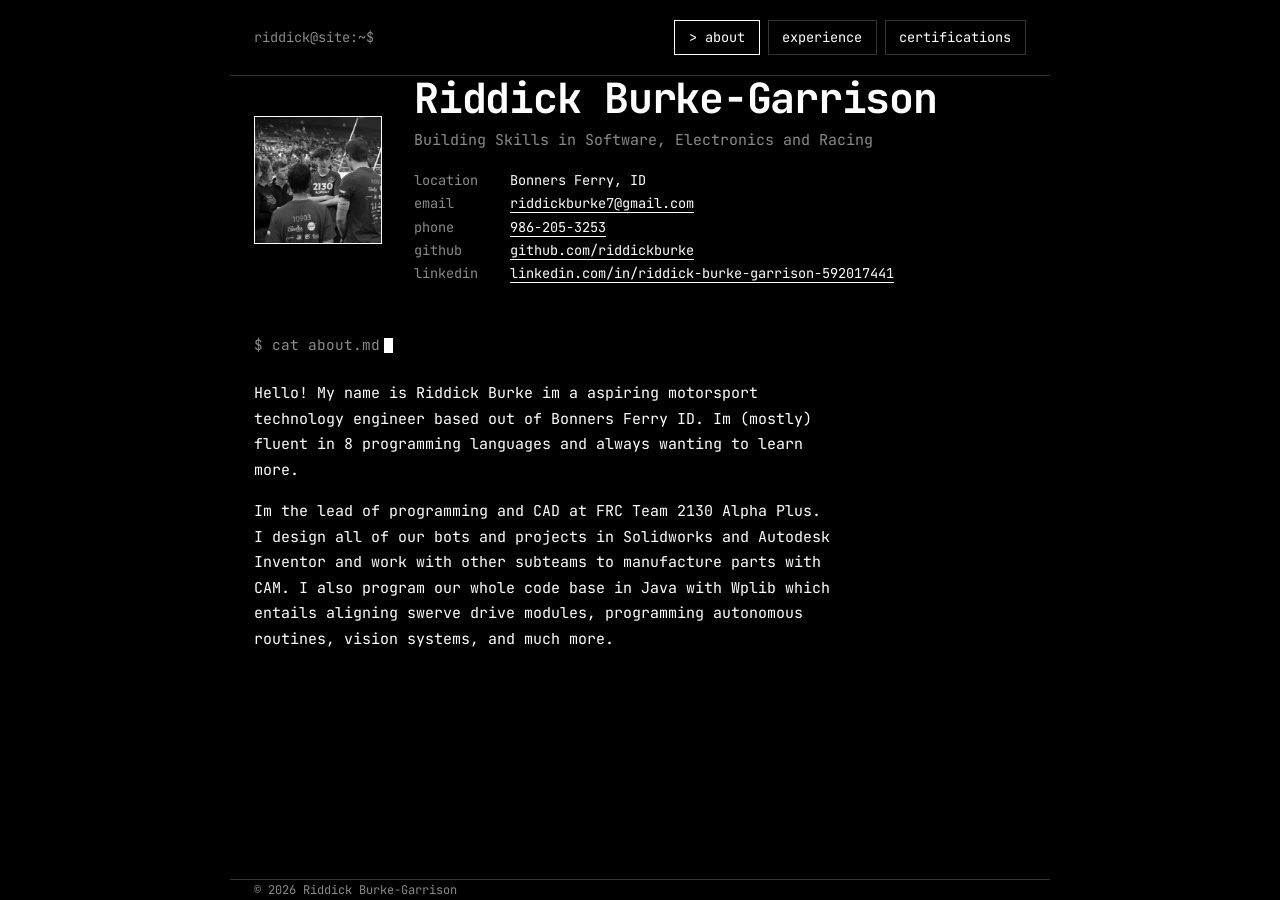
<file: index.html>
<!DOCTYPE html>
<html lang="en">
<head>
<meta charset="UTF-8">
<meta name="viewport" content="width=device-width,initial-scale=1">
<meta name="color-scheme" content="dark">
<title>Riddick Burke-Garrison</title>
<link rel="preconnect" href="https://fonts.googleapis.com">
<link rel="preconnect" href="https://fonts.gstatic.com" crossorigin>
<link href="https://fonts.googleapis.com/css2?family=JetBrains+Mono:wght@400;500;700&display=swap" rel="stylesheet">
<link rel="stylesheet" href="site.css">
</head>
<body data-page="about">
<nav class="wrap" id="nav"></nav>
<main class="wrap" id="view">Loading…</main>
<footer class="wrap" id="foot"></footer>
<script src="site.js"></script>
</body>
</html>
</file>
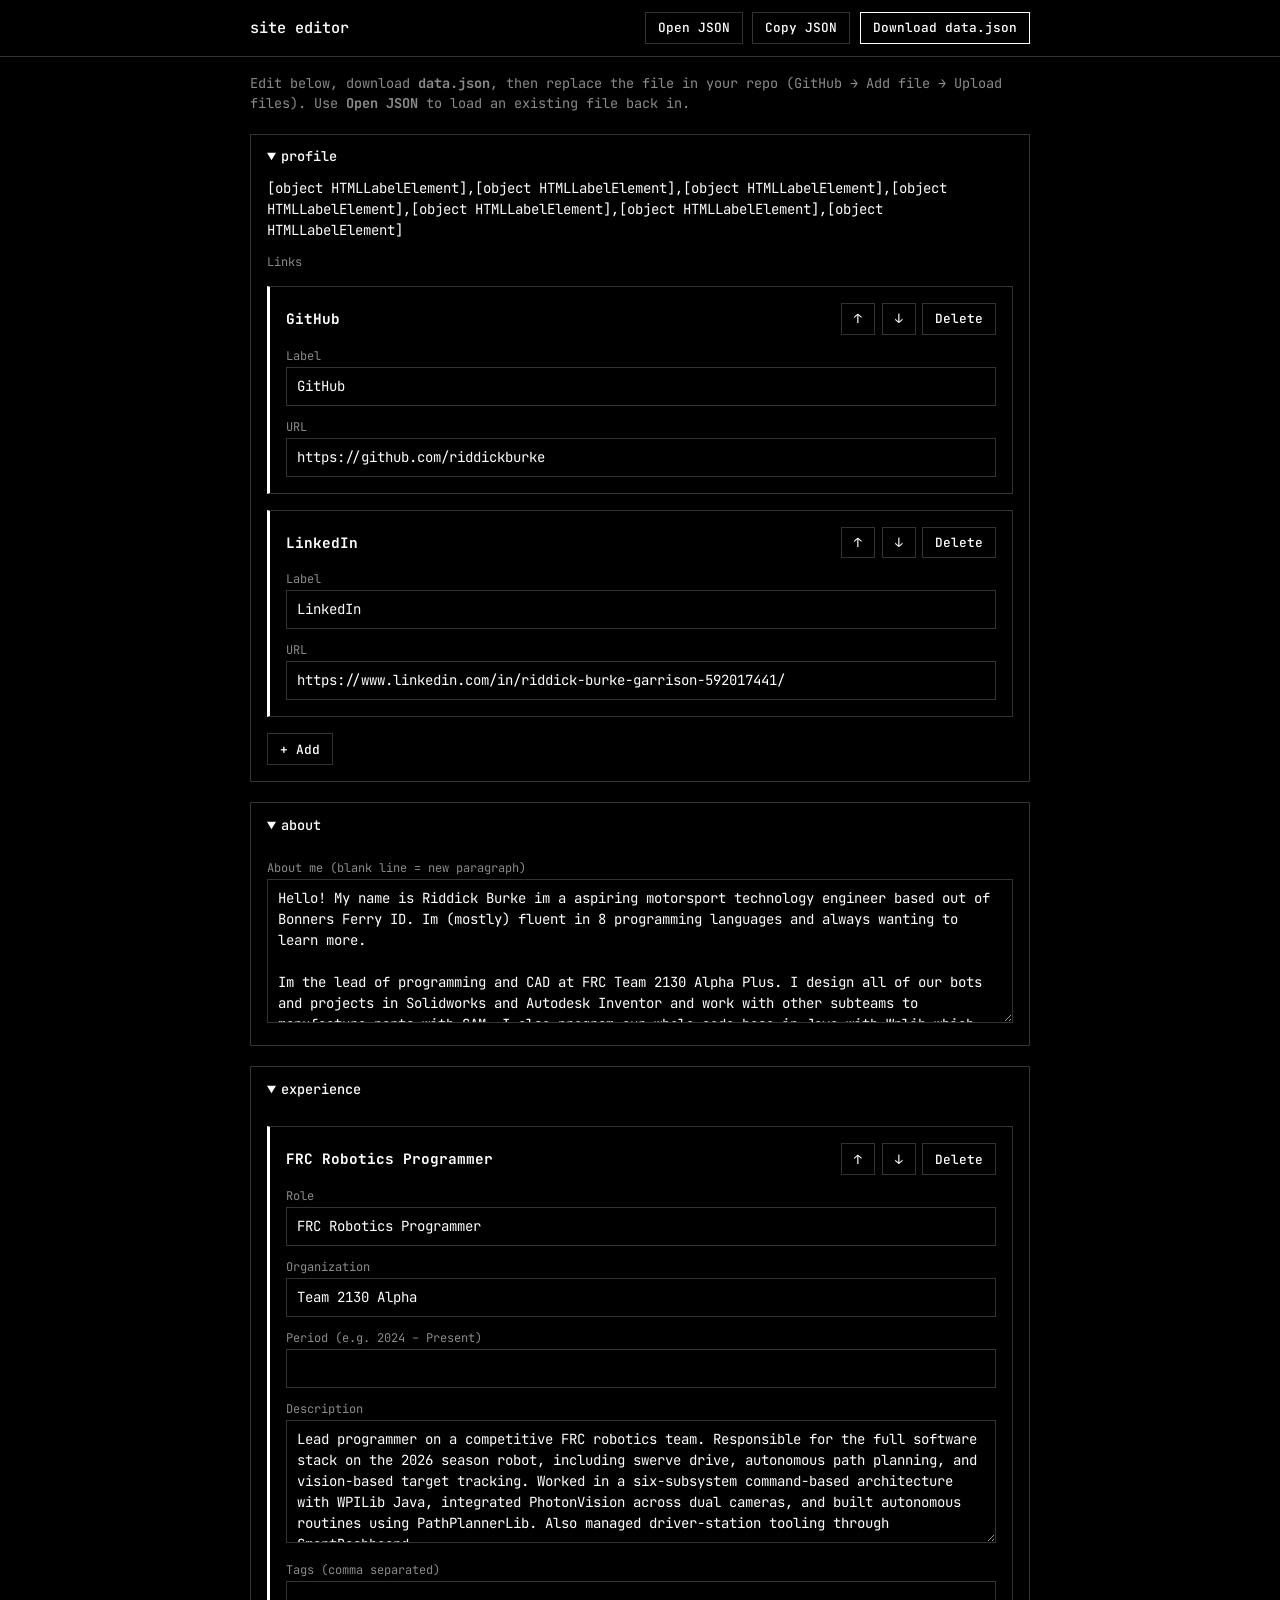
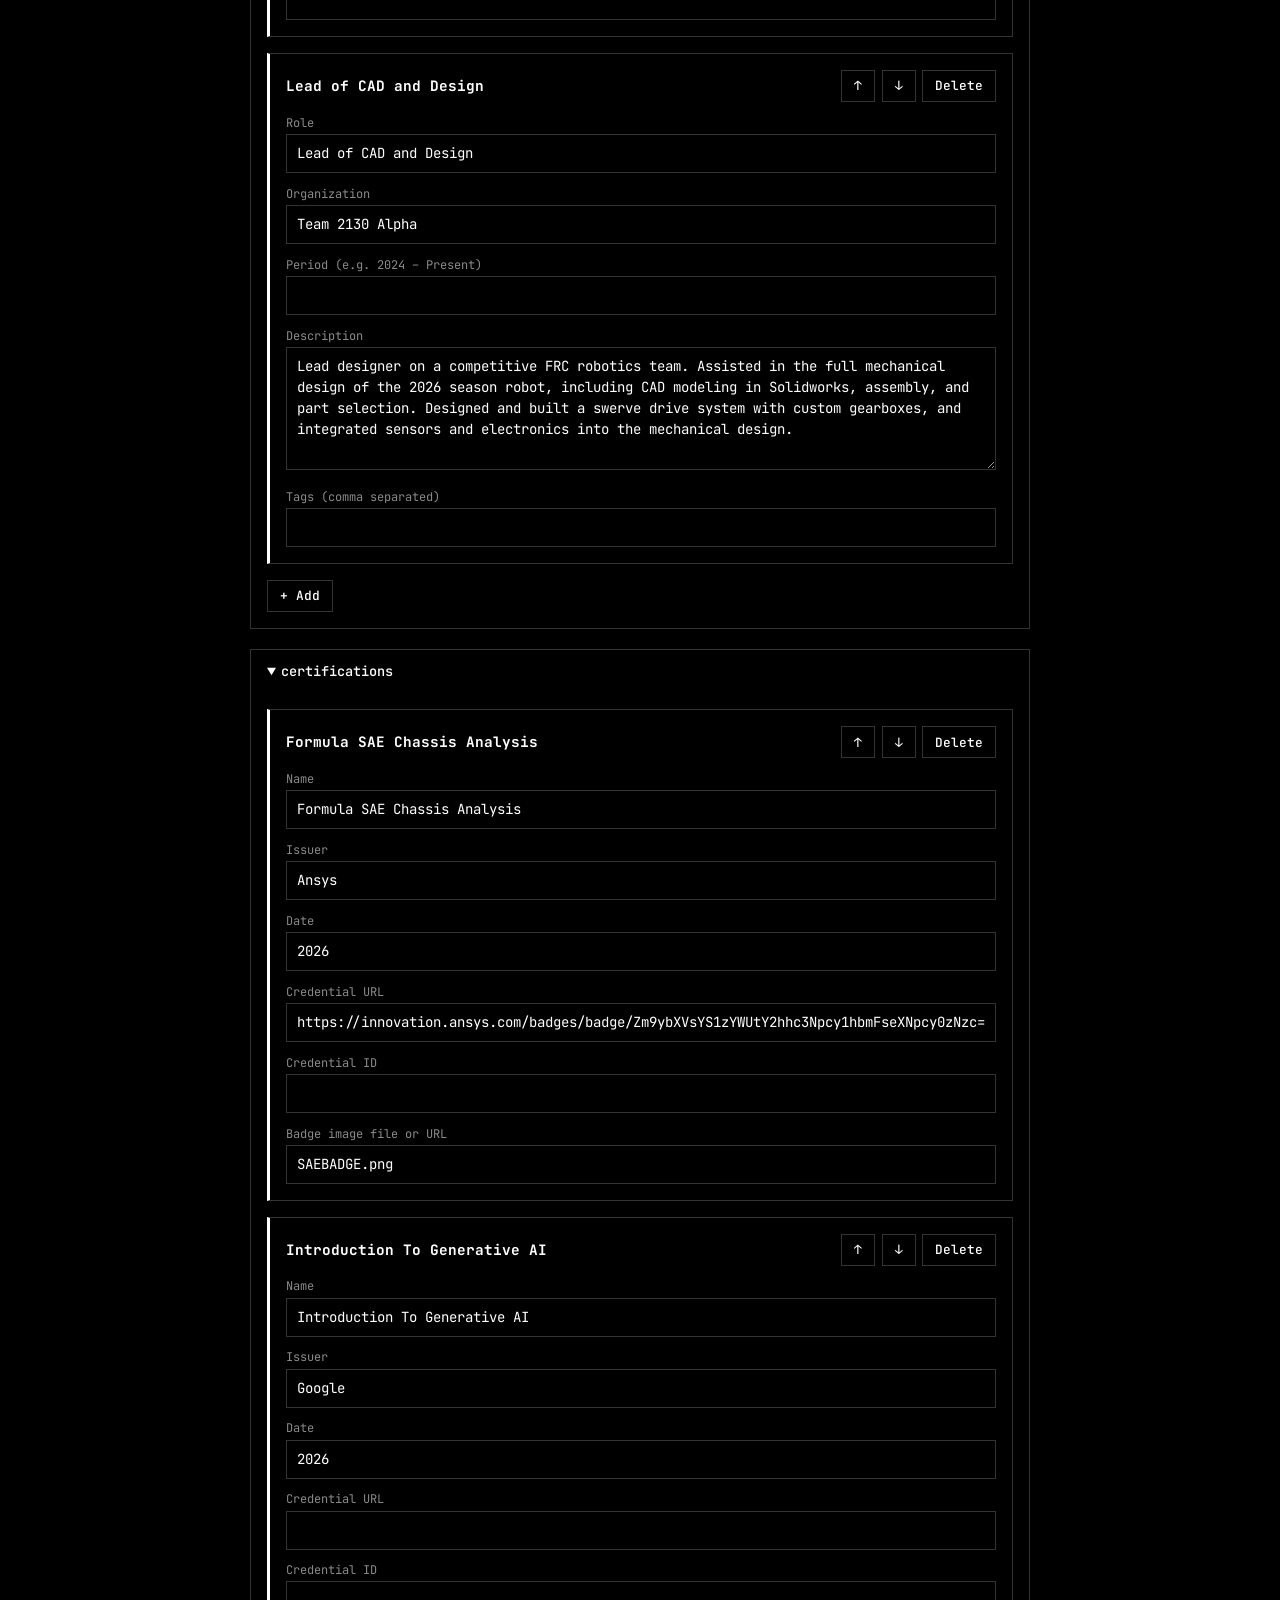
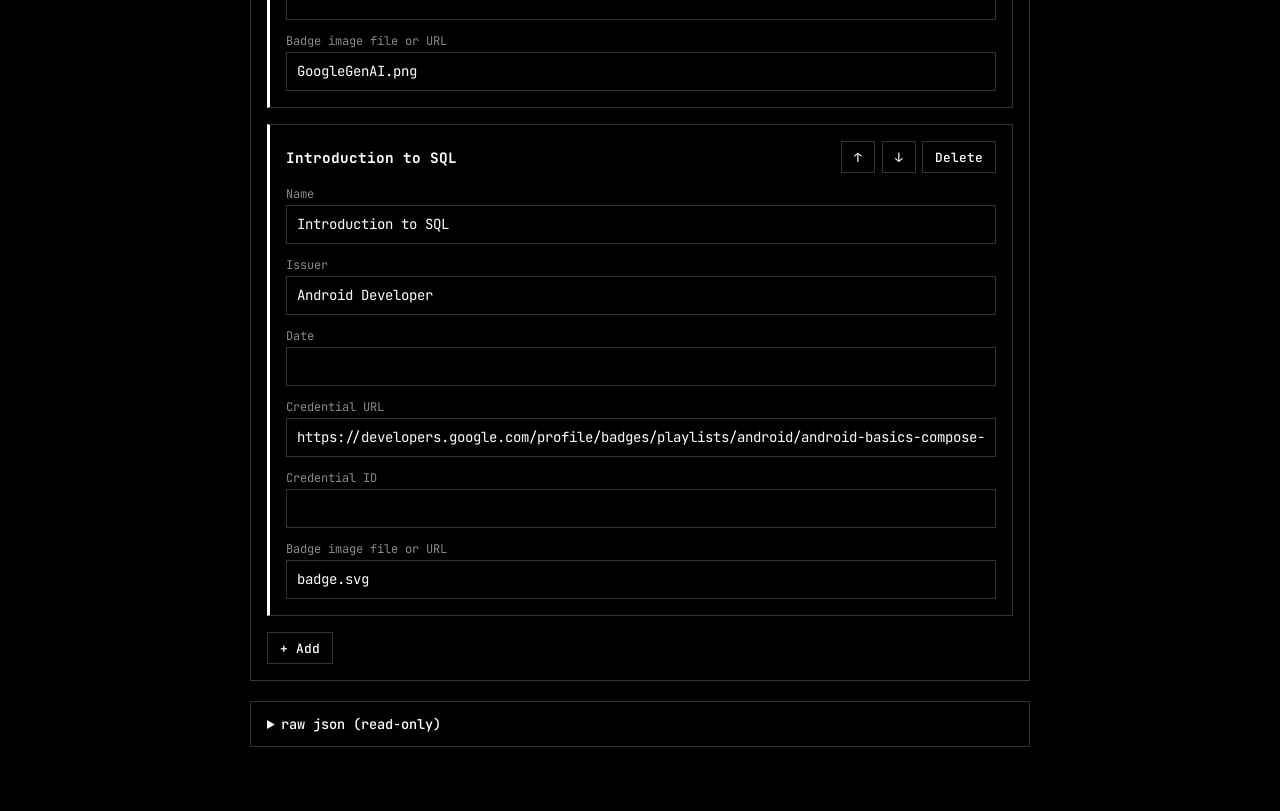
<file: admin.html>
<!DOCTYPE html>
<html lang="en">
<head>
<meta charset="UTF-8">
<meta name="viewport" content="width=device-width,initial-scale=1">
<meta name="color-scheme" content="dark">
<meta name="robots" content="noindex">
<title>Site editor</title>
<link href="https://fonts.googleapis.com/css2?family=JetBrains+Mono:wght@400;500;700&display=swap" rel="stylesheet">
<style>
:root{color-scheme:dark;--bg:#000;--panel:#000;--line:#333;--ink:#fff;--mute:#8a8a8a;--acc:#fff;--bad:#fff;
--mono:"JetBrains Mono","IBM Plex Mono",ui-monospace,"SF Mono",Menlo,Consolas,monospace}
*{box-sizing:border-box;margin:0;padding:0}
body{background:var(--bg);color:var(--ink);font:14px/1.5 var(--mono);}
.wrap{max-width:820px;margin:0 auto;padding:0 1.25rem 4rem}
.top{position:sticky;top:0;z-index:5;background:rgba(0,0,0,.92);backdrop-filter:blur(8px);border-bottom:1px solid var(--line)}
.top .wrap{display:flex;gap:.6rem;align-items:center;flex-wrap:wrap;padding:.75rem 1.25rem}
.top h1{font:500 .95rem var(--mono);color:var(--acc);margin-right:auto}
button,.btn{font:500 .8rem var(--mono);color:var(--ink);background:var(--panel);border:1px solid var(--line);border-radius:0;padding:.4rem .75rem;cursor:pointer}
button:hover,.btn:hover{background:var(--ink);color:var(--bg);border-color:var(--ink)}
.primary{border-color:var(--ink)}

details{margin-top:1.25rem;border:1px solid var(--line);border-radius:0;background:var(--panel)}
summary{padding:.8rem 1rem;font:500 .85rem var(--mono);color:var(--acc);cursor:pointer}
.body{padding:0 1rem 1rem}
label{display:block;margin-top:.8rem}
label span{display:block;font:.75rem var(--mono);color:var(--mute);margin-bottom:.2rem}
input,textarea{width:100%;background:var(--bg);color:var(--ink);border:1px solid var(--line);border-radius:0;padding:.5rem .65rem;font:inherit}
input:focus,textarea:focus{outline:none;border-color:var(--acc)}
textarea{resize:vertical}
.item{margin-top:1rem;padding:.2rem 1rem 1rem;border:1px solid var(--line);border-left:3px solid var(--acc);border-radius:0;background:#000}
.bar{display:flex;gap:.4rem;align-items:center;margin-top:.8rem}
.bar b{margin-right:auto;font-size:.9rem}
.add{margin-top:1rem}
#out{font:.75rem/1.5 var(--mono);height:260px}
.hint{color:var(--mute);font-size:.85rem;margin-top:1rem}
#msg{font:.8rem var(--mono);color:var(--mute)}
</style>
</head>
<body>
<div class="top"><div class="wrap">
  <h1>site editor</h1><span id="msg"></span>
  <label class="btn" style="margin:0">Open JSON<input type="file" id="file" accept=".json,application/json" hidden></label>
  <button id="copy">Copy JSON</button>
  <button id="dl" class="primary">Download data.json</button>
</div></div>
<div class="wrap">
  <p class="hint">Edit below, download <b>data.json</b>, then replace the file in your repo (GitHub → Add file → Upload files). Use <b>Open JSON</b> to load an existing file back in.</p>
  <div id="form"></div>
  <details><summary>raw json (read-only)</summary><div class="body"><textarea id="out" readonly></textarea></div></details>
</div>
<script>
const $=id=>document.getElementById(id);
const h=(t,a={},...k)=>{const e=document.createElement(t);for(const[x,v]of Object.entries(a))if(v!=null)x==='class'?e.className=v:e.setAttribute(x,v);k.flat().forEach(c=>e.append(c));return e};
const PROFILE=[['name','Name'],['headline','Headline (small line above name)'],['tagline','Tagline'],['location','Location'],['email','Email'],['phone','Phone'],['photo','Photo file or URL (e.g. photo.jpg)']];
const LINK=[['label','Label'],['url','URL']];
const EXP=[['role','Role'],['org','Organization'],['period','Period (e.g. 2024 – Present)'],['desc','Description','area'],['tags','Tags (comma separated)','tags']];
const CERT=[['name','Name'],['issuer','Issuer'],['date','Date'],['url','Credential URL'],['credentialId','Credential ID'],['image','Badge image file or URL']];
let D={},dirty=false;

const norm=d=>{d=d&&typeof d==='object'?d:{};d.profile=d.profile||{};d.profile.links=d.profile.links||[];d.about=d.about||'';d.experience=d.experience||[];d.certifications=d.certifications||[];return d};
const sync=()=>{dirty=true;$('out').value=JSON.stringify(D,null,2)};
const mkbtn=(t,f,c='')=>{const b=h('button',{class:c,type:'button'},t);b.onclick=f;return b};
const mv=(a,n,d)=>{const m=n+d;if(m<0||m>=a.length)return;[a[n],a[m]]=[a[m],a[n]];render();sync()};

function field(o,[k,label,type]){
  const i=type==='area'?h('textarea',{rows:5}):h('input',{type:'text'});
  i.value=type==='tags'?(o[k]||[]).join(', '):(o[k]||'');
  i.oninput=()=>{o[k]=type==='tags'?i.value.split(',').map(s=>s.trim()).filter(Boolean):i.value;sync()};
  return h('label',{},h('span',{},label),i);
}
function list(arr,spec,blank,title){
  const box=h('div');
  arr.forEach((o,n)=>box.append(h('div',{class:'item'},
    h('div',{class:'bar'},h('b',{},title(o)||'New entry'),
      mkbtn('↑',()=>mv(arr,n,-1)),mkbtn('↓',()=>mv(arr,n,1)),
      mkbtn('Delete',()=>{if(confirm('Delete this entry?')){arr.splice(n,1);render();sync()}},'danger')),
    spec.map(f=>field(o,f)))));
  box.append(mkbtn('+ Add',()=>{arr.push(structuredClone(blank));render();sync()},'add'));
  return box;
}
const sec=(t,open,...k)=>h('details',open?{open:''}:{},h('summary',{},t),h('div',{class:'body'},k));

function render(){
  const f=$('form');f.replaceChildren();
  const about=h('textarea',{rows:6});about.value=D.about;about.oninput=()=>{D.about=about.value;sync()};
  f.append(
    sec('profile',true,PROFILE.map(x=>field(D.profile,x)),
      h('label',{},h('span',{},'Links')),list(D.profile.links,LINK,{label:'',url:''},o=>o.label)),
    sec('about',true,h('label',{},h('span',{},'About me (blank line = new paragraph)'),about)),
    sec('experience',true,list(D.experience,EXP,{role:'',org:'',period:'',desc:'',tags:[]},o=>o.role)),
    sec('certifications',true,list(D.certifications,CERT,{name:'',issuer:'',date:'',url:'',credentialId:'',image:''},o=>o.name)));
}
function load(d){D=norm(d);render();$('out').value=JSON.stringify(D,null,2)}

$('file').onchange=e=>{const r=new FileReader();r.onload=()=>{try{load(JSON.parse(r.result));dirty=false;$('msg').textContent='loaded '+e.target.files[0].name}catch{alert('That file is not valid JSON.')}};r.readAsText(e.target.files[0]);e.target.value=''};
$('dl').onclick=()=>{const a=h('a',{href:URL.createObjectURL(new Blob([JSON.stringify(D,null,2)+'\n'],{type:'application/json'})),download:'data.json'});a.click();dirty=false;$('msg').textContent='downloaded'};
$('copy').onclick=()=>navigator.clipboard.writeText(JSON.stringify(D,null,2)).then(()=>$('msg').textContent='copied');
window.onbeforeunload=e=>dirty?(e.preventDefault(),''):undefined;

fetch('data.json?t='+Date.now()).then(r=>r.json()).then(load).catch(()=>{load({});$('msg').textContent='no data.json found: use Open JSON'});
</script>
</body>
</html>
</file>
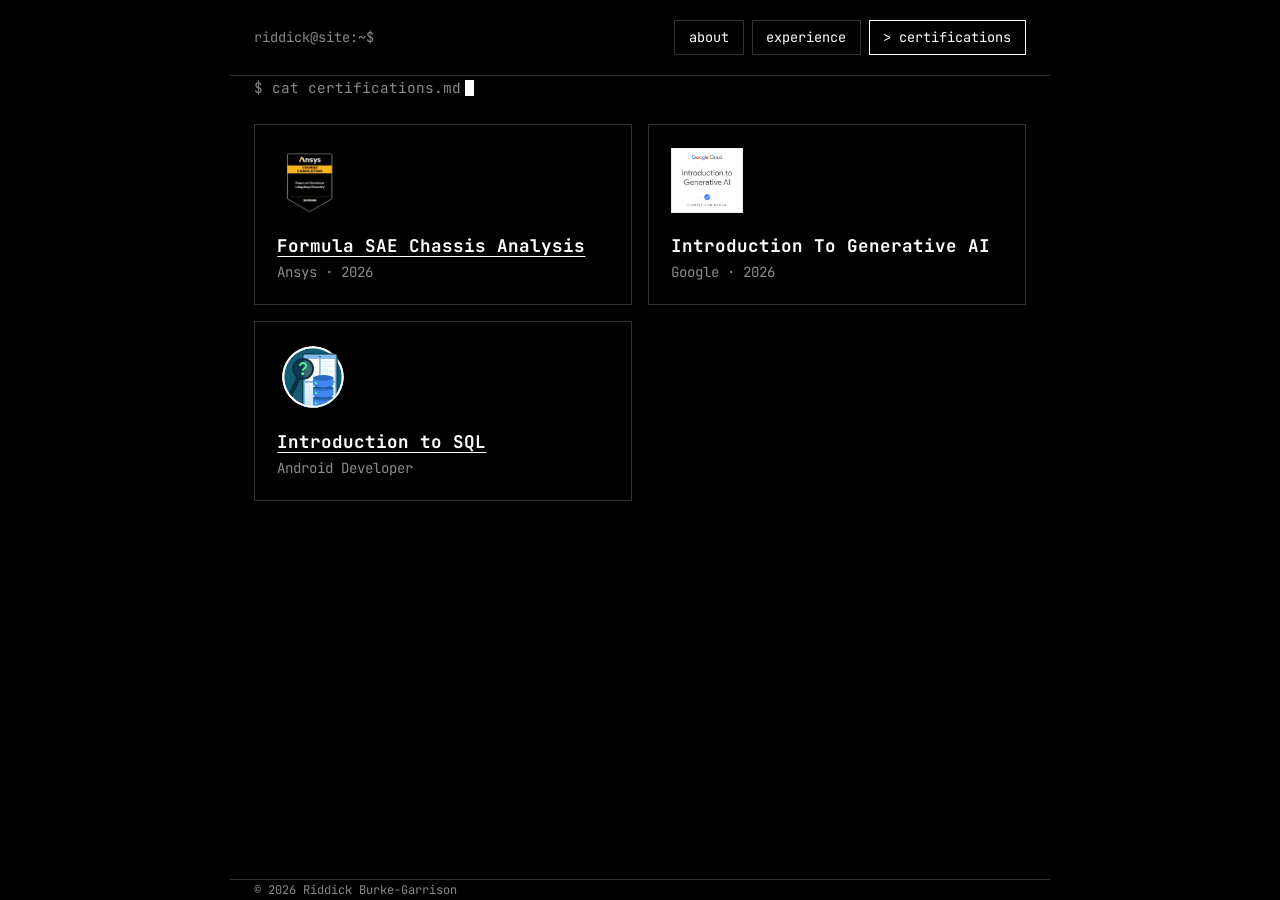
<file: certifications.html>
<!DOCTYPE html>
<html lang="en">
<head>
<meta charset="UTF-8">
<meta name="viewport" content="width=device-width,initial-scale=1">
<meta name="color-scheme" content="dark">
<title>Certifications</title>
<link rel="preconnect" href="https://fonts.googleapis.com">
<link rel="preconnect" href="https://fonts.gstatic.com" crossorigin>
<link href="https://fonts.googleapis.com/css2?family=JetBrains+Mono:wght@400;500;700&display=swap" rel="stylesheet">
<link rel="stylesheet" href="site.css">
</head>
<body data-page="certifications">
<nav class="wrap" id="nav"></nav>
<main class="wrap" id="view">Loading…</main>
<footer class="wrap" id="foot"></footer>
<script src="site.js"></script>
</body>
</html>
</file>
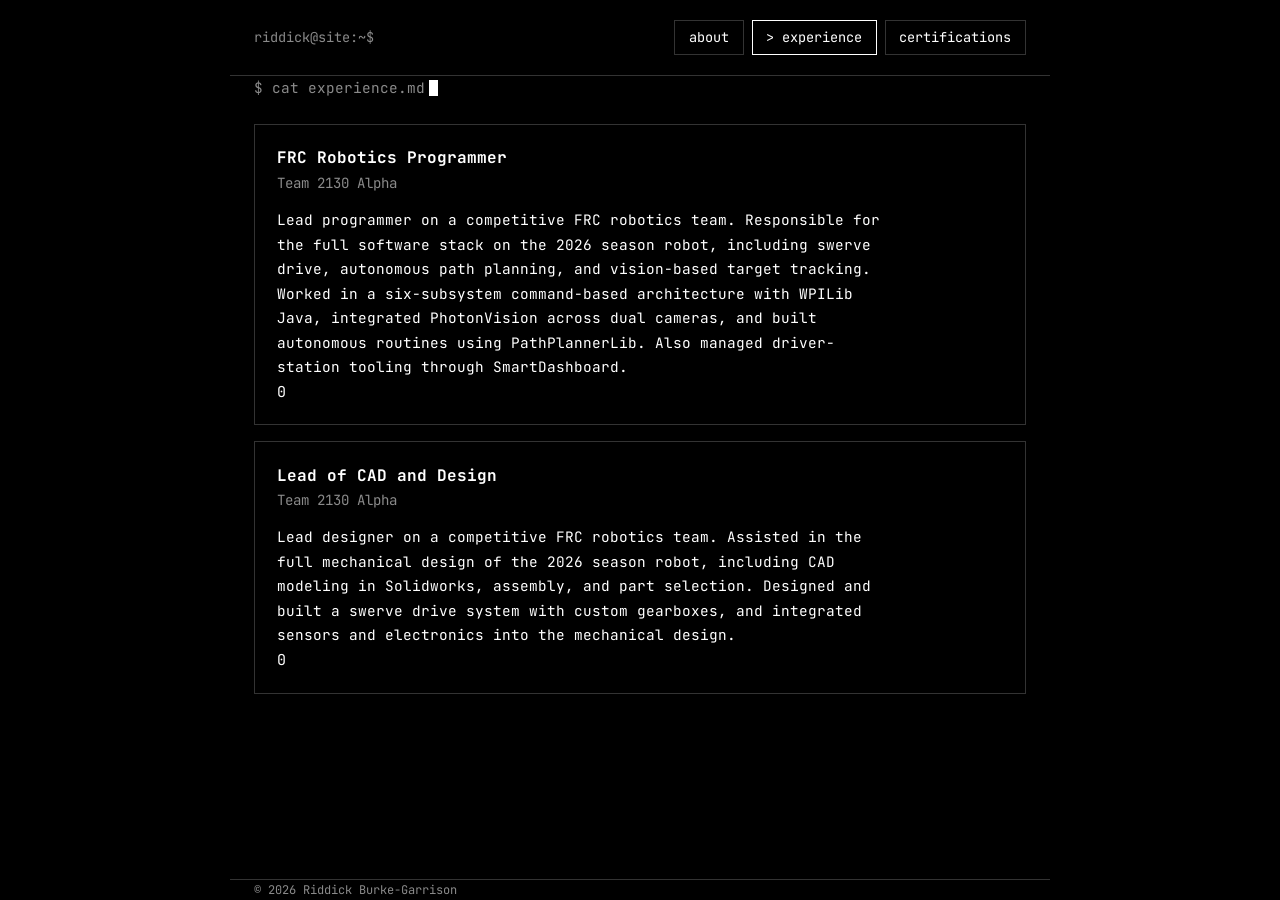
<file: experience.html>
<!DOCTYPE html>
<html lang="en">
<head>
<meta charset="UTF-8">
<meta name="viewport" content="width=device-width,initial-scale=1">
<meta name="color-scheme" content="dark">
<title>Experience</title>
<link rel="preconnect" href="https://fonts.googleapis.com">
<link rel="preconnect" href="https://fonts.gstatic.com" crossorigin>
<link href="https://fonts.googleapis.com/css2?family=JetBrains+Mono:wght@400;500;700&display=swap" rel="stylesheet">
<link rel="stylesheet" href="site.css">
</head>
<body data-page="experience">
<nav class="wrap" id="nav"></nav>
<main class="wrap" id="view">Loading…</main>
<footer class="wrap" id="foot"></footer>
<script src="site.js"></script>
</body>
</html>
</file>
<file: site.css>
:root{color-scheme:dark;--bg:#000;--ink:#fff;--mute:#8a8a8a;--line:#333;
--mono:"JetBrains Mono","IBM Plex Mono",ui-monospace,"SF Mono",Menlo,Consolas,monospace}
*{box-sizing:border-box;margin:0;padding:0}
body{background:var(--bg);color:var(--ink);font:15px/1.7 var(--mono);-webkit-font-smoothing:antialiased;min-height:100vh;display:flex;flex-direction:column}
.wrap{width:100%;max-width:820px;margin:0 auto;padding:0 1.5rem}
main{flex:1;padding-top:2.5rem;padding-bottom:3rem}
a{color:var(--ink);text-underline-offset:4px}
a:hover{background:var(--ink);color:var(--bg);text-decoration:none}
:focus-visible{outline:1px dashed var(--ink);outline-offset:3px}

/* nav: buttons are plain rectangles, same colour as the background */
#nav{display:flex;justify-content:space-between;align-items:center;gap:1rem;flex-wrap:wrap;padding-top:1.25rem;padding-bottom:1.25rem;border-bottom:1px solid var(--line)}
.ps1{color:var(--mute);font-size:.85rem}
#nav ul{display:flex;gap:.5rem;list-style:none;flex-wrap:wrap}
.btn{display:inline-block;padding:.3rem .85rem;border:1px solid var(--line);background:var(--bg);color:var(--ink);text-decoration:none;font-size:.85rem}
.btn:hover{background:var(--ink);color:var(--bg);border-color:var(--ink)}
.btn[aria-current]{border-color:var(--ink)}
.btn[aria-current]::before{content:"> "}

.prompt{font-size:.9rem;font-weight:400;color:var(--mute);margin-bottom:1.5rem}
.prompt::after{content:"";display:inline-block;width:.6em;height:1.05em;margin-left:.3em;vertical-align:-.2em;background:var(--ink);animation:blink 1.1s steps(1) infinite}
@keyframes blink{50%{opacity:0}}
@media (prefers-reduced-motion:reduce){.prompt::after{animation:none}}

.hero{display:flex;gap:2rem;align-items:center;margin-bottom:3rem}
.photo{width:128px;height:128px;flex:none;object-fit:cover;border:1px solid var(--ink);filter:grayscale(1) contrast(1.05);transition:filter .2s}
.photo:hover{filter:none}
h1.name{font-size:clamp(1.8rem,6vw,2.6rem);line-height:1.1;letter-spacing:-.03em;font-weight:700}
.tagline{color:var(--mute);margin:.4rem 0 1rem}
.kv{font-size:.85rem}
.kv span{display:inline-block;min-width:6rem;color:var(--mute)}

.about{max-width:64ch}
.about p+p{margin-top:1rem}
.card{border:1px solid var(--line);padding:1.2rem 1.4rem;transition:border-color .15s}
.card:hover{border-color:var(--ink)}
.card+.card{margin-top:1rem}
.head{display:flex;justify-content:space-between;gap:1rem;flex-wrap:wrap;align-items:baseline}
.head h3{font-size:1rem;font-weight:700}
.meta{font-size:.8rem;color:var(--mute)}
.sub{color:var(--mute);font-size:.88rem}
.desc{margin-top:.8rem;font-size:.9rem;max-width:68ch}
.tags{display:flex;flex-wrap:wrap;gap:.2rem 1rem;margin-top:.9rem;list-style:none;font-size:.8rem;color:var(--mute)}
.tags li::before{content:"["}
.tags li::after{content:"]"}
.certs{display:grid;grid-template-columns:repeat(auto-fill,minmax(250px,1fr));gap:1rem}
.certs .card+.card{margin-top:0}
.certs img{width:72px;height:72px;object-fit:contain;display:block;margin-bottom:.9rem}
.empty{color:var(--mute)}
footer{padding-top:1.25rem;padding-bottom:2rem;border-top:1px solid var(--line);font-size:.75rem;color:var(--mute)}
@media (max-width:600px){.hero{flex-direction:column;align-items:flex-start}}
</file>
